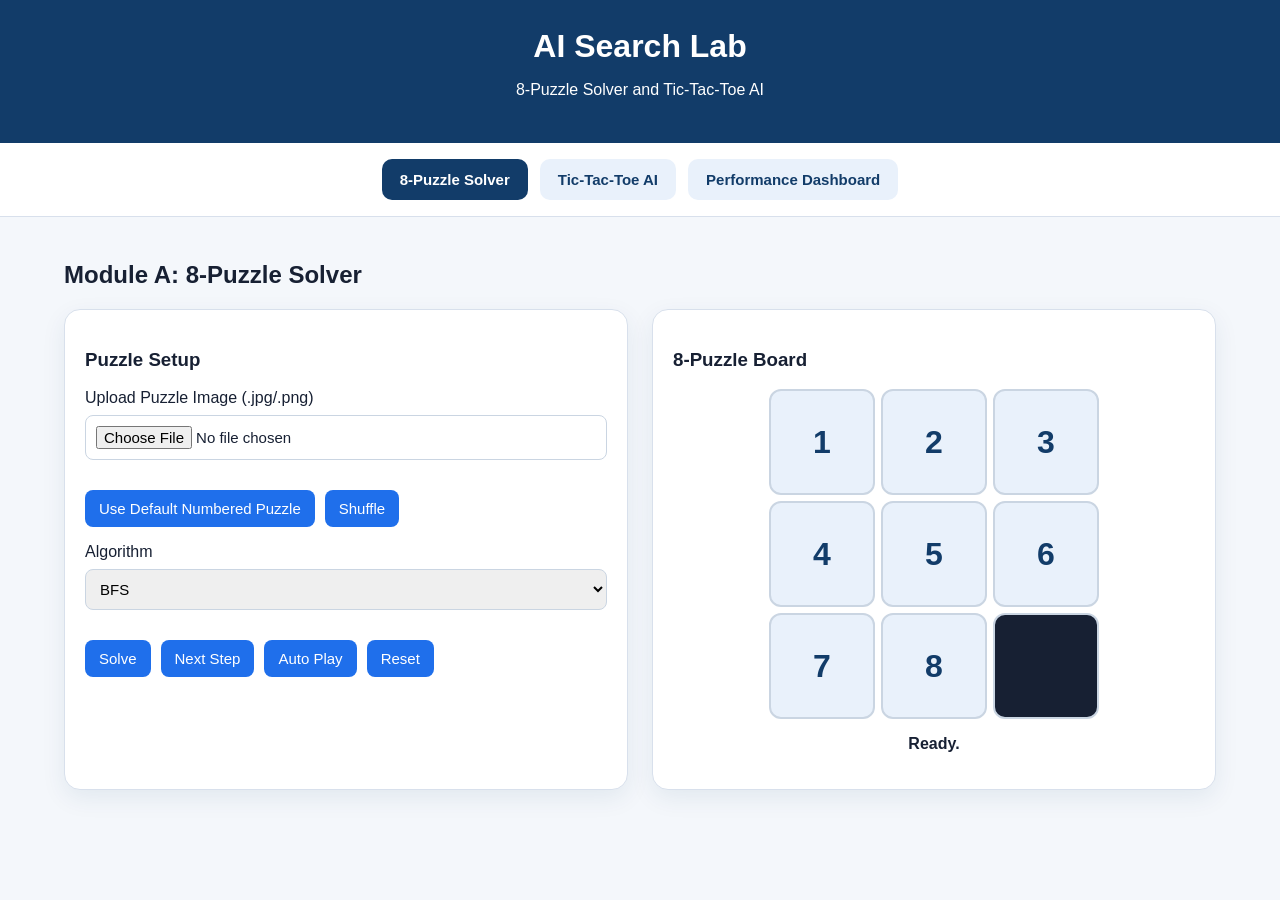
<file: index.html>
<!doctype html>
<html lang="en">
  <head>
    <meta charset="UTF-8" />
    <meta name="viewport" content="width=device-width, initial-scale=1.0" />
    <title>AI Search Lab</title>
    <link rel="stylesheet" href="./src/shared/styles.css" />
  </head>
  <body>
    <header class="app-header">
      <h1>AI Search Lab</h1>
      <p>8-Puzzle Solver and Tic-Tac-Toe AI</p>
    </header>

    <nav class="tabs">
      <button class="tab-button active" data-tab="module-a">
        8-Puzzle Solver
      </button>

      <button class="tab-button" data-tab="module-b">Tic-Tac-Toe AI</button>

      <button class="tab-button" data-tab="dashboard">
        Performance Dashboard
      </button>
    </nav>

    <main>
      <section id="module-a" class="tab-panel active">
        <h2>Module A: 8-Puzzle Solver</h2>

        <div class="layout-grid">
          <div class="card">
            <h3>Puzzle Setup</h3>

            <label for="imageUpload">Upload Puzzle Image (.jpg/.png)</label>
            <input
              type="file"
              id="imageUpload"
              accept="image/png, image/jpeg"
            />

            <div class="button-row">
              <button id="defaultPuzzleBtn">Use Default Numbered Puzzle</button>
              <button id="shuffleBtn">Shuffle</button>
            </div>

            <label for="algorithmSelect">Algorithm</label>
            <select id="algorithmSelect">
              <option value="bfs">BFS</option>
              <option value="dijkstra">Dijkstra</option>
              <option value="astar">A*</option>
            </select>

            <div class="button-row">
              <button id="solveBtn">Solve</button>
              <button id="stepBtn">Next Step</button>
              <button id="autoPlayBtn">Auto Play</button>
              <button id="resetBtn">Reset</button>
            </div>
          </div>

          <div class="card">
            <h3>8-Puzzle Board</h3>
            <div id="puzzleBoard" class="puzzle-board"></div>
            <p id="puzzleStatus" class="status-text">Ready.</p>
          </div>
        </div>
      </section>

      <section id="module-b" class="tab-panel">
        <h2>Module B: Tic-Tac-Toe AI</h2>

        <div class="card">
          <p>Use this section to play Human vs AI or watch AI vs AI.</p>
          <div id="ticTacToeRoot"></div>
        </div>
      </section>

      <section id="dashboard" class="tab-panel">
        <h2>Unified Performance Dashboard</h2>

        <div class="dashboard-grid">
          <div class="metric-card">
            <span>Decision Time</span>
            <strong id="metricDecisionTime">0 ms</strong>
          </div>

          <div class="metric-card">
            <span>Nodes Explored</span>
            <strong id="metricNodesExplored">0</strong>
          </div>

          <div class="metric-card">
            <span>Solution Length</span>
            <strong id="metricSolutionLength">0</strong>
          </div>

          <div class="metric-card">
            <span>Pruning Efficiency</span>
            <strong id="metricPruningEfficiency">N/A</strong>
          </div>
        </div>

        <div class="card">
          <h3>Latest Run Summary</h3>
          <pre id="runSummary">No algorithm has been run yet.</pre>
        </div>
      </section>
    </main>

    <script src="./src/shared/utils.js"></script>
    <script src="./src/module_a/puzzle.js"></script>
    <script src="./src/module_a/solvers.js"></script>
    <script src="./src/module_a/ui.js"></script>
    <script src="./src/module_b/game-logic.js"></script>
    <script src="./src/module_b/ui.js"></script>
    <script src="./src/shared/app.js"></script>
  </body>
</html>
</file>
<file: src/shared/styles.css>
* {
  box-sizing: border-box;
}

body {
  margin: 0;
  font-family: Arial, sans-serif;
  background: #f4f7fb;
  color: #172033;
}

.app-header {
  background: #123c69;
  color: white;
  padding: 28px;
  text-align: center;
}

.app-header h1 {
  margin: 0;
}

.tabs {
  display: flex;
  justify-content: center;
  gap: 12px;
  padding: 16px;
  background: white;
  border-bottom: 1px solid #d8e0ec;
}

.tab-button {
  border: none;
  background: #e9f1fb;
  color: #123c69;
  padding: 12px 18px;
  border-radius: 10px;
  cursor: pointer;
  font-weight: bold;
}

.tab-button.active {
  background: #123c69;
  color: white;
}

main {
  padding: 24px;
  max-width: 1200px;
  margin: 0 auto;
}

.tab-panel {
  display: none;
}

.tab-panel.active {
  display: block;
}

.layout-grid {
  display: grid;
  grid-template-columns: 1fr 1fr;
  gap: 24px;
}

.card {
  background: white;
  border: 1px solid #d8e0ec;
  border-radius: 16px;
  padding: 20px;
  box-shadow: 0 8px 24px rgba(18, 60, 105, 0.08);
}

.button-row {
  display: flex;
  flex-wrap: wrap;
  gap: 10px;
  margin: 16px 0;
}

button,
select,
input {
  font-size: 15px;
}

button {
  border: none;
  background: #1f6feb;
  color: white;
  padding: 10px 14px;
  border-radius: 8px;
  cursor: pointer;
}

button:hover {
  opacity: 0.9;
}

select,
input[type="file"] {
  width: 100%;
  padding: 10px;
  margin: 8px 0 14px;
  border: 1px solid #cad5e2;
  border-radius: 8px;
}

.puzzle-board {
  width: 330px;
  height: 330px;
  display: grid;
  grid-template-columns: repeat(3, 1fr);
  gap: 6px;
  margin: 0 auto;
}

.tile {
  font-size: 32px;
  font-weight: bold;
  border-radius: 12px;
  background: #e9f1fb;
  color: #123c69;
  border: 2px solid #cad5e2;
  background-size: cover;
  background-position: center;
}

.empty-tile {
  background: #172033;
  color: transparent;
}

.status-text {
  text-align: center;
  font-weight: bold;
  margin-top: 16px;
}

.dashboard-grid {
  display: grid;
  grid-template-columns: repeat(4, 1fr);
  gap: 16px;
  margin: 20px 0;
}

.metric-card {
  background: white;
  border: 1px solid #d8e0ec;
  border-radius: 16px;
  padding: 20px;
  box-shadow: 0 8px 24px rgba(18, 60, 105, 0.08);
}

.metric-card span {
  display: block;
  color: #5b6778;
  margin-bottom: 8px;
}

.metric-card strong {
  font-size: 28px;
  color: #123c69;
}

pre {
  background: #f4f7fb;
  padding: 16px;
  border-radius: 10px;
  overflow-x: auto;
}

@media (max-width: 800px) {
  .layout-grid,
  .dashboard-grid {
    grid-template-columns: 1fr;
  }

  .puzzle-board {
    width: 270px;
    height: 270px;
  }
}
</file>
